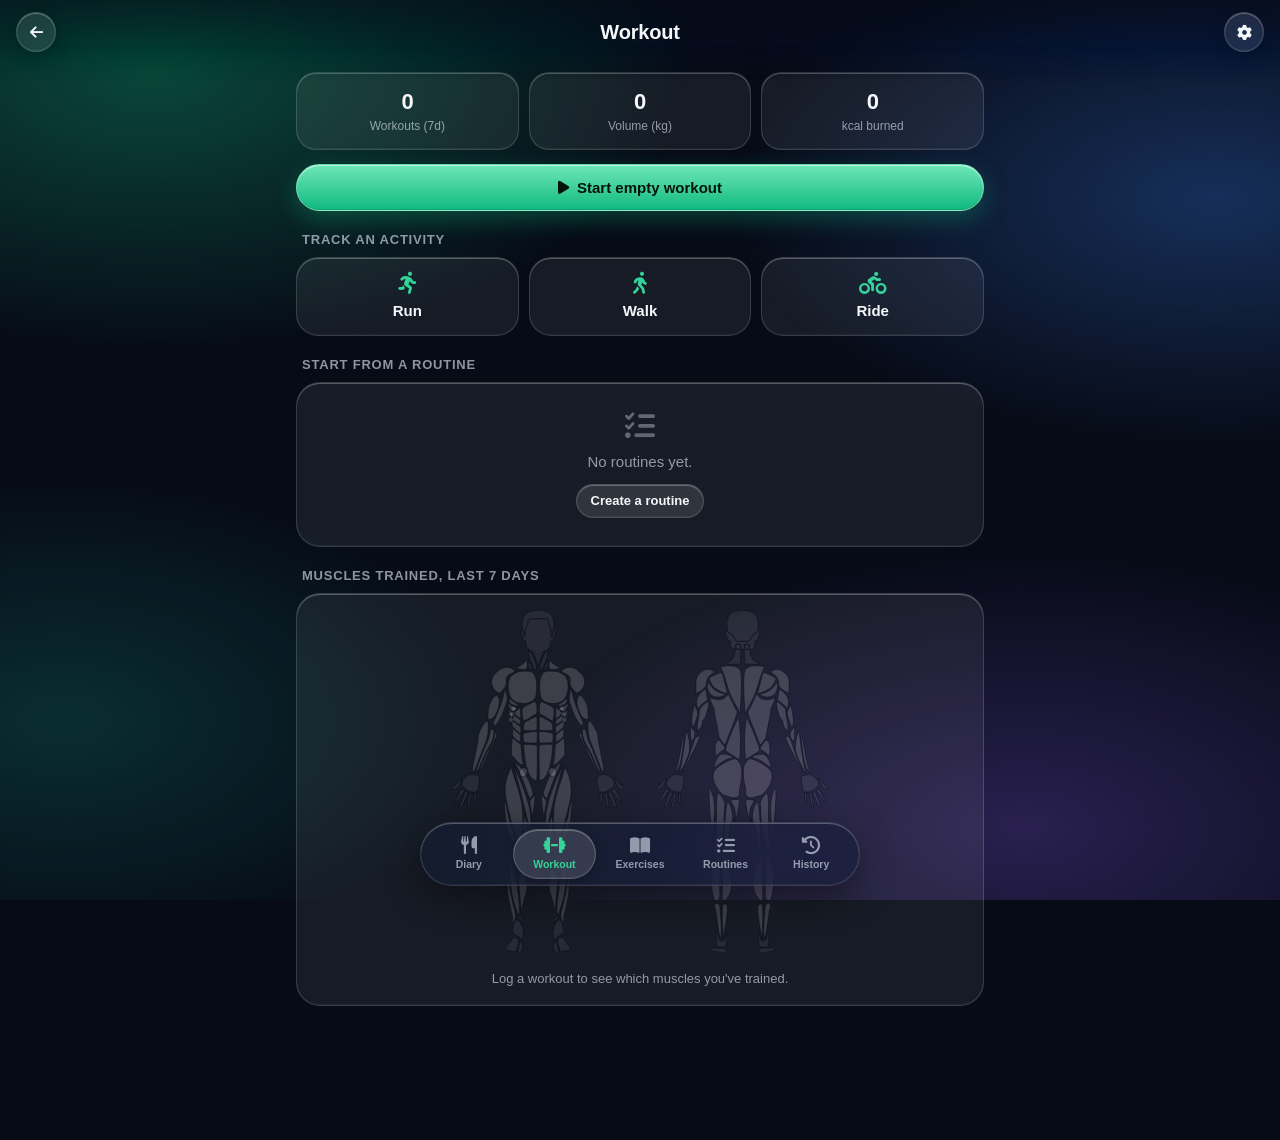
<file: gym/index.html>
<!DOCTYPE html>
<html lang="en">
<head>
    <meta charset="UTF-8">
    <meta name="viewport" content="width=device-width, initial-scale=1.0, viewport-fit=cover">
    <meta name="theme-color" content="#070b16">
    <meta name="apple-mobile-web-app-capable" content="yes">
    <meta name="apple-mobile-web-app-status-bar-style" content="black-translucent">
    <title>FitTrack Gym</title>
    <link rel="stylesheet" href="https://cdnjs.cloudflare.com/ajax/libs/font-awesome/6.4.0/css/all.min.css">
    <link rel="stylesheet" href="styles.css">
</head>
<body>
    <header class="header">
        <a class="header-btn" href="../index.html" title="Back to FitTrack Pro"><i class="fas fa-arrow-left"></i></a>
        <h1 id="title">Workout</h1>
        <button class="header-btn" data-action="settings" title="Settings" aria-label="Settings"><i class="fas fa-gear"></i></button>
    </header>

    <main id="view" class="view"></main>

    <div id="restBar" class="rest-bar" hidden>
        <div class="rest-label">Rest</div>
        <div class="rest-time" id="restTime">1:30</div>
        <button data-action="rest-adjust" data-delta="-15">−15</button>
        <button data-action="rest-adjust" data-delta="15">+15</button>
        <button data-action="rest-skip" class="ghost">Skip</button>
    </div>

    <nav class="bottom-nav">
        <a href="../index.html" class="nav-item"><i class="fas fa-utensils"></i><span>Diary</span></a>
        <button class="nav-item" data-tab="workout"><i class="fas fa-dumbbell"></i><span>Workout</span></button>
        <button class="nav-item" data-tab="library"><i class="fas fa-book-open"></i><span>Exercises</span></button>
        <button class="nav-item" data-tab="routines"><i class="fas fa-list-check"></i><span>Routines</span></button>
        <button class="nav-item" data-tab="history"><i class="fas fa-clock-rotate-left"></i><span>History</span></button>
    </nav>

    <div id="sheet" class="sheet" hidden>
        <div class="sheet-panel" role="dialog" aria-modal="true">
            <div class="sheet-head">
                <h2 id="sheetTitle"></h2>
                <button class="header-btn" data-action="close-sheet" aria-label="Close"><i class="fas fa-xmark"></i></button>
            </div>
            <div id="sheetBody" class="sheet-body"></div>
        </div>
    </div>

    <div id="dialog" class="sheet dialog" hidden>
        <div class="dialog-panel" role="alertdialog" aria-modal="true" aria-labelledby="dialogMsg">
            <p id="dialogMsg"></p>
            <div class="btn-row"><button class="btn" id="dialogNo">Cancel</button><button class="btn primary" id="dialogYes">OK</button></div>
        </div>
    </div>

    <div id="toast" class="toast" hidden></div>

    <script src="data/exercises.js"></script>
    <script src="data/body-paths.js"></script>
    <script src="app.js"></script>
</body>
</html>
</file>
<file: gym/styles.css>
/* FitTrack Gym — "liquid glass" look: translucent layers with blurred, saturated
   backdrops and bright edge highlights, floating over a soft coloured ambient field. */
* { margin: 0; padding: 0; box-sizing: border-box; -webkit-tap-highlight-color: transparent; }

:root {
    color-scheme: dark;
    --primary: #34d399;
    --primary-dark: #059669;
    --secondary: #60a5fa;
    --accent: #fbbf24;
    --danger: #f87171;
    --bg: #070b16;
    --text: #f5f7fb;
    --text-muted: rgba(226, 232, 245, 0.62);

    /* Glass materials */
    --card: rgba(255, 255, 255, 0.065);          /* thin glass: cards, tiles */
    --card-2: rgba(255, 255, 255, 0.11);         /* raised glass: controls on cards */
    --border: rgba(255, 255, 255, 0.14);
    --glass-thick: rgba(22, 30, 50, 0.62);       /* bars, sheets: blurred */
    --glass-blur: blur(28px) saturate(180%);
    --edge: inset 0 1px 0 rgba(255, 255, 255, 0.28), inset 0 -1px 0 rgba(255, 255, 255, 0.05);
    --float: 0 10px 36px rgba(0, 0, 0, 0.42);
    --field: rgba(0, 0, 0, 0.28);

    --body-base: rgba(255, 255, 255, 0.16);
    --body-inert: rgba(255, 255, 255, 0.07);
    --body-stroke: rgba(7, 11, 22, 0.85);
    --r-card: 24px;
    --ease: cubic-bezier(.2, .8, .2, 1);
}

html { background: var(--bg); }
body {
    font-family: -apple-system, BlinkMacSystemFont, 'SF Pro Text', 'Segoe UI', Roboto, sans-serif;
    background: var(--bg);
    color: var(--text);
    min-height: 100vh;
    padding-bottom: calc(104px + env(safe-area-inset-bottom));
    font-size: 15px;
    line-height: 1.4;
    -webkit-font-smoothing: antialiased;
    isolation: isolate; /* keeps the ambient layer above the page background */
}
/* Ambient colour field: gives the glass something to tint and blur. */
body::after {
    content: ''; position: fixed; inset: 0; z-index: -1; pointer-events: none;
    background:
        radial-gradient(60% 45% at 12% 8%, rgba(16, 185, 129, 0.34), transparent 70%),
        radial-gradient(55% 40% at 95% 22%, rgba(59, 130, 246, 0.30), transparent 70%),
        radial-gradient(60% 45% at 80% 92%, rgba(139, 92, 246, 0.26), transparent 70%),
        radial-gradient(50% 40% at 5% 80%, rgba(20, 184, 166, 0.20), transparent 70%);
}
button, input, select { font: inherit; color: inherit; }
button { cursor: pointer; border: none; background: none; }
button, .btn, .nav-item, .ex-item, .list-card { transition: transform .25s var(--ease), background-color .2s, border-color .2s, color .2s; }
button:active, .btn:active, .ex-item:active, .list-card:active { transform: scale(.97); }

/* Header: no bar, just floating glass buttons over a soft blur that fades out. */
.header {
    position: sticky; top: 0; z-index: 20;
    display: flex; align-items: center; justify-content: space-between; gap: 12px;
    padding: calc(12px + env(safe-area-inset-top)) 16px 12px;
}
.header::before {
    content: ''; position: absolute; inset: 0 0 -18px; z-index: -1; pointer-events: none;
    -webkit-backdrop-filter: blur(18px) saturate(160%); backdrop-filter: blur(18px) saturate(160%);
    background: linear-gradient(rgba(7, 11, 22, 0.55), rgba(7, 11, 22, 0));
    -webkit-mask-image: linear-gradient(#000 55%, transparent); mask-image: linear-gradient(#000 55%, transparent);
}
.header h1 { font-size: 20px; font-weight: 700; letter-spacing: -.01em; flex: 1; text-align: center; }
.header-btn {
    width: 40px; height: 40px; border-radius: 50%; flex: none;
    display: inline-flex; align-items: center; justify-content: center;
    color: inherit; text-decoration: none;
    background: var(--card-2); border: 1px solid var(--border); box-shadow: var(--edge), 0 4px 16px rgba(0, 0, 0, .25);
    -webkit-backdrop-filter: var(--glass-blur); backdrop-filter: var(--glass-blur);
}

.view { max-width: 720px; margin: 0 auto; padding: 8px 16px 16px; }

/* Cards & common */
.card {
    background: var(--card); border: 1px solid var(--border); border-radius: var(--r-card);
    padding: 16px; margin-bottom: 14px; box-shadow: var(--edge);
}
.card h3 { font-size: 16px; margin-bottom: 10px; }
.section-title { font-size: 13px; text-transform: uppercase; letter-spacing: .06em; color: var(--text-muted); margin: 20px 6px 8px; font-weight: 600; }
.muted { color: var(--text-muted); }
.small { font-size: 13px; }
.row { display: flex; align-items: center; gap: 10px; }
.row.between { justify-content: space-between; }
.grow { flex: 1; min-width: 0; }
.empty { text-align: center; color: var(--text-muted); padding: 28px 12px; }
.empty i { font-size: 30px; margin-bottom: 10px; display: block; opacity: .6; }

.btn {
    display: inline-flex; align-items: center; justify-content: center; gap: 8px;
    padding: 12px 18px; border-radius: 999px; font-weight: 600;
    background: var(--card-2); color: var(--text);
    border: 1px solid var(--border); box-shadow: var(--edge);
}
.btn.primary {
    color: #04130d; border-color: rgba(167, 243, 208, 0.55);
    background: linear-gradient(180deg, #6ee7b7, #10b981);
    box-shadow: inset 0 1px 0 rgba(255, 255, 255, .55), inset 0 -1px 0 rgba(0, 0, 0, .12), 0 8px 24px rgba(16, 185, 129, .32);
}
.btn.danger { background: rgba(248, 113, 113, .10); color: var(--danger); border-color: rgba(248, 113, 113, .38); }
.btn.danger-solid { color: #fff; border-color: rgba(254, 202, 202, .5); background: linear-gradient(180deg, #f87171, #dc2626); box-shadow: inset 0 1px 0 rgba(255, 255, 255, .4), 0 8px 24px rgba(220, 38, 38, .3); }
.btn.block { width: 100%; }
.btn.sm { padding: 7px 14px; font-size: 13px; }
.btn:disabled { opacity: .5; cursor: default; }
.btn-row { display: flex; gap: 10px; margin-top: 12px; }
.btn-row .btn { flex: 1; }

.stats { display: grid; grid-template-columns: repeat(3, 1fr); gap: 10px; margin-bottom: 14px; }
.stat { background: var(--card); border: 1px solid var(--border); border-radius: 20px; padding: 14px 8px; text-align: center; box-shadow: var(--edge); }
.stat .v { font-size: 22px; font-weight: 700; letter-spacing: -.02em; font-variant-numeric: tabular-nums; }
.stat .l { font-size: 12px; color: var(--text-muted); }

.chip {
    display: inline-flex; align-items: center; gap: 6px;
    padding: 6px 12px; border-radius: 999px; font-size: 13px; white-space: nowrap;
    background: var(--card); border: 1px solid var(--border); color: var(--text-muted);
}
.chip.on { background: rgba(52, 211, 153, .22); border-color: rgba(52, 211, 153, .5); color: #fff; }
.chips { display: flex; gap: 8px; overflow-x: auto; padding-bottom: 4px; scrollbar-width: none; }
.chips::-webkit-scrollbar { display: none; }
.tag { display: inline-block; padding: 3px 10px; border-radius: 999px; font-size: 12px; background: var(--card-2); border: 1px solid var(--border); color: var(--text-muted); margin: 2px 4px 2px 0; text-transform: capitalize; }
.tag.target { background: rgba(52, 211, 153, .18); border-color: rgba(52, 211, 153, .4); color: #a7f3d0; }

input[type=text], input[type=number], input[type=search], select {
    width: 100%; padding: 11px 14px; border-radius: 16px;
    background: var(--field); border: 1px solid var(--border); outline: none;
    box-shadow: inset 0 1px 2px rgba(0, 0, 0, .35);
}
input:focus, select:focus { border-color: rgba(52, 211, 153, .7); box-shadow: inset 0 1px 2px rgba(0, 0, 0, .35), 0 0 0 3px rgba(52, 211, 153, .18); }
.field { margin-bottom: 14px; }
.field label { display: block; font-size: 13px; color: var(--text-muted); margin-bottom: 6px; }

/* Body map */
.body-map { display: flex; justify-content: center; gap: 4px; }
.body-map svg { width: 50%; max-width: 200px; height: auto; }
.body-map.compact svg { max-width: 130px; }
.body-map path { fill: var(--body-base); stroke: var(--body-stroke); stroke-width: 2; transition: fill .15s; }
.body-map path.inert { fill: var(--body-inert); }
.body-map.clickable path:not(.inert) { cursor: pointer; }
.body-map.clickable path:not(.inert):hover { fill: rgba(255, 255, 255, .3); }
.body-map path.sel { fill: var(--secondary) !important; }
.legend { display: flex; flex-wrap: wrap; justify-content: center; gap: 6px 14px; font-size: 12px; color: var(--text-muted); margin-top: 8px; }
.legend span { white-space: nowrap; }
.legend span::before { content: ''; display: inline-block; width: 10px; height: 10px; border-radius: 50%; margin-right: 5px; vertical-align: -1px; background: var(--c); }

/* Exercise list */
.ex-list { list-style: none; }
.ex-item {
    display: flex; align-items: center; gap: 12px; padding: 12px;
    background: var(--card); border: 1px solid var(--border); border-radius: 20px; margin-bottom: 8px; cursor: pointer;
    box-shadow: var(--edge);
}
.ex-item:hover, .list-card:hover { background: rgba(255, 255, 255, .09); border-color: rgba(255, 255, 255, .24); }
.ex-icon { width: 42px; height: 42px; border-radius: 50%; flex: none; display: flex; align-items: center; justify-content: center; background: rgba(52, 211, 153, .14); border: 1px solid rgba(52, 211, 153, .28); color: var(--primary); }
.ex-name { font-weight: 600; text-transform: capitalize; white-space: nowrap; overflow: hidden; text-overflow: ellipsis; }
.ex-meta { font-size: 13px; color: var(--text-muted); text-transform: capitalize; white-space: nowrap; overflow: hidden; text-overflow: ellipsis; }
.ex-add { width: 36px; height: 36px; border-radius: 50%; flex: none; color: #04130d; background: linear-gradient(180deg, #6ee7b7, #10b981); box-shadow: inset 0 1px 0 rgba(255, 255, 255, .55), 0 4px 14px rgba(16, 185, 129, .3); }
.cap { text-transform: capitalize; }

.search-bar { position: relative; margin-bottom: 10px; }
.search-bar i { position: absolute; left: 14px; top: 50%; transform: translateY(-50%); color: var(--text-muted); }
.search-bar input { padding-left: 40px; border-radius: 999px; }
.filters { display: grid; grid-template-columns: 1fr 1fr; gap: 8px; margin-bottom: 10px; }
.filters select { border-radius: 999px; }

/* Active workout */
.wk-head { display: flex; align-items: center; justify-content: space-between; margin-bottom: 14px; gap: 10px; }
.wk-head input { font-size: 20px; font-weight: 700; letter-spacing: -.01em; background: transparent; border-color: transparent; box-shadow: none; padding: 6px 0; border-radius: 0; }
.wk-head input:focus { border-color: transparent; border-bottom: 1px solid var(--primary); box-shadow: none; }
.timer { font-variant-numeric: tabular-nums; color: var(--primary); font-weight: 700; padding: 6px 14px; border-radius: 999px; background: rgba(52, 211, 153, .12); border: 1px solid rgba(52, 211, 153, .3); box-shadow: var(--edge); }
.wk-ex { padding: 14px 12px; }
.wk-ex-title { display: flex; align-items: center; gap: 8px; margin-bottom: 8px; }
.wk-ex-title .ex-name { color: var(--primary); cursor: pointer; flex: 1; }
.icon-btn { width: 34px; height: 34px; border-radius: 50%; color: var(--text-muted); display: inline-flex; align-items: center; justify-content: center; }
.icon-btn:hover { background: var(--card-2); color: var(--text); }
.sets { width: 100%; border-collapse: collapse; font-size: 14px; }
.sets th { font-size: 11px; text-transform: uppercase; color: var(--text-muted); font-weight: 600; padding: 4px 2px; text-align: center; }
.sets td { padding: 3px 2px; text-align: center; }
.sets td.prev { color: var(--text-muted); font-size: 13px; white-space: nowrap; }
.sets input { text-align: center; padding: 8px 4px; border-radius: 12px; }
.sets tr.done td { background: rgba(52, 211, 153, .13); }
.sets tr.done td:first-child { border-radius: 14px 0 0 14px; }
.sets tr.done td:last-child { border-radius: 0 14px 14px 0; }
.check { width: 36px; height: 36px; border-radius: 50%; background: var(--card-2); border: 1px solid var(--border); color: var(--text-muted); box-shadow: var(--edge); }
.sets tr.done .check { color: #04130d; border-color: rgba(167, 243, 208, .55); background: linear-gradient(180deg, #6ee7b7, #10b981); box-shadow: inset 0 1px 0 rgba(255, 255, 255, .55), 0 4px 14px rgba(16, 185, 129, .3); }
.set-no { color: var(--text-muted); font-weight: 600; width: 28px; }

/* Routines / history */
.list-card { cursor: pointer; }
.list-card .title { font-weight: 700; }
.routine-ex { display: grid; grid-template-columns: 1fr 64px 64px 34px; gap: 8px; align-items: center; padding: 8px 0; border-bottom: 1px solid var(--border); }
.routine-ex:last-child { border-bottom: none; }
.routine-ex input { padding: 8px; text-align: center; border-radius: 12px; }

.instructions { padding-left: 20px; }
.instructions li { margin-bottom: 8px; }

/* Live tracking */
.activity-row { display: grid; grid-template-columns: repeat(3, 1fr); gap: 10px; }
.activity-btn {
    display: flex; flex-direction: column; align-items: center; gap: 6px; padding: 14px 8px; border-radius: 22px; font-weight: 600;
    background: var(--card); border: 1px solid var(--border); box-shadow: var(--edge);
}
.activity-btn i { font-size: 22px; color: var(--primary); }
.activity-btn:hover { background: rgba(255, 255, 255, .1); }
.cardio-title { font-size: 20px; font-weight: 700; letter-spacing: -.01em; display: flex; align-items: center; gap: 8px; }
.cardio-title i { color: var(--primary); }
.stats.two { grid-template-columns: 1fr 1fr; }
.hr-stat { cursor: pointer; }
.hr-stat .v i { color: var(--danger); font-size: .8em; }
.hr-chip { display: inline-flex; align-items: center; gap: 6px; padding: 6px 12px; border-radius: 999px; font-weight: 700; font-variant-numeric: tabular-nums; background: rgba(248, 113, 113, .12); border: 1px solid rgba(248, 113, 113, .32); box-shadow: var(--edge); }
.hr-chip i { color: var(--danger); }
.map-card { position: relative; padding: 0; overflow: hidden; }
.map { height: 240px; border-radius: var(--r-card); overflow: hidden; background: rgba(0, 0, 0, .22); }
.map .leaflet-tile { filter: invert(1) hue-rotate(180deg) brightness(.92) contrast(.9) saturate(.55); }
.map.leaflet-container { background: #0d1322; font: inherit; }
.map.leaflet-container .leaflet-control-attribution { background: rgba(7, 11, 22, .6); color: var(--text-muted); font-size: 10px; border-radius: 8px 0 0 0; }
.map.leaflet-container .leaflet-control-attribution a { color: var(--text-muted); }
.map-empty { height: 100%; display: flex; flex-direction: column; align-items: center; justify-content: center; gap: 8px; color: var(--text-muted); font-size: 13px; }
.map-empty i { font-size: 26px; opacity: .6; }
.route-svg { width: 100%; height: 100%; display: block; background:
    linear-gradient(rgba(255, 255, 255, .04) 1px, transparent 1px) 0 0 / 100% 40px,
    linear-gradient(90deg, rgba(255, 255, 255, .04) 1px, transparent 1px) 0 0 / 40px 100%; }
.route-line { fill: none; stroke: var(--primary); stroke-width: 3.5; stroke-linecap: round; stroke-linejoin: round; }
.route-glow { fill: none; stroke: rgba(52, 211, 153, .28); stroke-width: 10; stroke-linecap: round; stroke-linejoin: round; }
.route-start { fill: #fff; stroke: var(--primary); stroke-width: 3; }
.route-end { fill: var(--primary); stroke: #fff; stroke-width: 2; }
.route-now { fill: var(--secondary); stroke: #fff; stroke-width: 2.5; }
.gps-pill {
    position: absolute; left: 10px; top: 10px; z-index: 500; padding: 5px 12px; border-radius: 999px; font-size: 12px; font-weight: 600;
    background: var(--glass-thick); border: 1px solid var(--border); box-shadow: var(--edge);
    -webkit-backdrop-filter: var(--glass-blur); backdrop-filter: var(--glass-blur); max-width: calc(100% - 20px);
}
.gps-pill::before { content: ''; display: inline-block; width: 8px; height: 8px; border-radius: 50%; margin-right: 6px; background: var(--text-muted); }
.gps-pill[data-s=ok]::before { background: var(--primary); }
.gps-pill[data-s=warn]::before { background: var(--accent); }
.gps-pill[data-s=bad]::before { background: var(--danger); }
.split { display: grid; grid-template-columns: 52px 1fr 52px; align-items: center; gap: 10px; padding: 6px 0; font-size: 14px; font-variant-numeric: tabular-nums; }
.split b { text-align: right; }
.split-bar { height: 8px; border-radius: 999px; background: rgba(255, 255, 255, .08); overflow: hidden; }
.split-bar div { height: 100%; border-radius: 999px; background: linear-gradient(90deg, #10b981, #6ee7b7); }

/* Floating glass bars */
.bottom-nav, .rest-bar, .toast {
    -webkit-backdrop-filter: var(--glass-blur); backdrop-filter: var(--glass-blur);
    border: 1px solid var(--border); box-shadow: var(--edge), var(--float);
}
.bottom-nav {
    position: fixed; z-index: 20; left: 50%; transform: translateX(-50%);
    bottom: calc(14px + env(safe-area-inset-bottom));
    width: min(440px, calc(100% - 28px));
    display: flex; justify-content: space-between; gap: 2px;
    padding: 6px; border-radius: 999px; background: var(--glass-thick);
}
.nav-item {
    flex: 1; display: flex; flex-direction: column; align-items: center; gap: 2px;
    color: var(--text-muted); text-decoration: none; font-size: 10.5px; font-weight: 600;
    padding: 7px 4px 6px; border-radius: 999px; border: 1px solid transparent;
}
.nav-item i { font-size: 18px; }
.nav-item.active {
    color: var(--primary); background: rgba(255, 255, 255, .13); border-color: rgba(255, 255, 255, .18);
    box-shadow: var(--edge), 0 2px 10px rgba(0, 0, 0, .25);
}
.nav-item:active { transform: scale(.94); }

.rest-bar {
    position: fixed; left: 50%; transform: translateX(-50%);
    bottom: calc(88px + env(safe-area-inset-bottom)); z-index: 25;
    display: flex; align-items: center; gap: 8px;
    width: min(440px, calc(100% - 28px)); padding: 8px 8px 8px 18px; border-radius: 999px;
    background: rgba(37, 99, 235, 0.55); color: #fff;
}
.rest-bar[hidden] { display: none; }
body.resting .view { padding-bottom: 84px; }
.rest-label { font-size: 13px; opacity: .85; }
.rest-time { font-size: 20px; font-weight: 700; font-variant-numeric: tabular-nums; flex: 1; }
.rest-bar button { padding: 7px 12px; border-radius: 999px; background: rgba(255, 255, 255, .2); border: 1px solid rgba(255, 255, 255, .25); font-weight: 600; }

/* Sheet */
.sheet { position: fixed; inset: 0; z-index: 40; background: rgba(3, 6, 14, .45); display: flex; align-items: flex-end; justify-content: center; -webkit-backdrop-filter: blur(6px); backdrop-filter: blur(6px); }
.sheet[hidden] { display: none; }
.sheet-panel {
    width: 100%; max-width: 720px; max-height: 92vh; display: flex; flex-direction: column;
    background: var(--glass-thick); border-radius: 34px 34px 0 0; border: 1px solid var(--border);
    -webkit-backdrop-filter: blur(40px) saturate(180%); backdrop-filter: blur(40px) saturate(180%);
    box-shadow: var(--edge), 0 -10px 50px rgba(0, 0, 0, .45);
    animation: sheet-in .38s var(--ease);
}
.sheet-panel::before { content: ''; width: 38px; height: 5px; border-radius: 999px; background: rgba(255, 255, 255, .28); margin: 8px auto 0; flex: none; }
@keyframes sheet-in { from { transform: translateY(40px); opacity: 0; } }
.sheet-head { display: flex; align-items: center; justify-content: space-between; gap: 12px; padding: 10px 16px 14px; border-bottom: 1px solid var(--border); }
.sheet-head h2 { font-size: 19px; letter-spacing: -.01em; text-transform: capitalize; }
.sheet-body { overflow-y: auto; padding: 16px; padding-bottom: calc(24px + env(safe-area-inset-bottom)); }
@media (min-width: 760px) {
    .sheet { align-items: center; }
    .sheet-panel { border-radius: 34px; }
}

/* Confirmation dialog */
.sheet.dialog { z-index: 70; align-items: center; padding: 16px; }
.dialog-panel {
    width: 100%; max-width: 340px; text-align: center;
    background: var(--glass-thick); border: 1px solid var(--border); border-radius: 30px; padding: 22px 18px 18px;
    -webkit-backdrop-filter: blur(40px) saturate(180%); backdrop-filter: blur(40px) saturate(180%);
    box-shadow: var(--edge), var(--float); animation: pop-in .3s var(--ease);
}
@keyframes pop-in { from { transform: scale(.92); opacity: 0; } }
.dialog-panel p { font-size: 15px; }

.toast {
    position: fixed; left: 50%; top: calc(70px + env(safe-area-inset-top)); transform: translateX(-50%); z-index: 60;
    background: var(--glass-thick); padding: 10px 18px; border-radius: 999px;
    font-size: 14px; max-width: calc(100% - 32px); text-align: center; animation: pop-in .3s var(--ease);
}
.toast[hidden] { display: none; }

.seg { display: flex; background: var(--field); border-radius: 999px; padding: 4px; border: 1px solid var(--border); box-shadow: inset 0 1px 2px rgba(0, 0, 0, .35); }
.seg button { flex: 1; padding: 8px; border-radius: 999px; color: var(--text-muted); font-weight: 600; border: 1px solid transparent; }
.seg button.on { background: rgba(255, 255, 255, .16); border-color: rgba(255, 255, 255, .2); color: #fff; box-shadow: var(--edge), 0 2px 8px rgba(0, 0, 0, .25); }

.hist-ex { padding: 8px 0; border-bottom: 1px solid var(--border); }
.hist-ex:last-child { border-bottom: none; }
.pick-banner {
    position: sticky; top: calc(68px + env(safe-area-inset-top)); z-index: 5;
    display: flex; align-items: center; justify-content: space-between; gap: 10px;
    background: rgba(37, 99, 235, 0.55); color: #fff; padding: 8px 8px 8px 18px; border-radius: 999px; margin-bottom: 10px;
    border: 1px solid rgba(255, 255, 255, .22); box-shadow: var(--edge), var(--float);
    -webkit-backdrop-filter: var(--glass-blur); backdrop-filter: var(--glass-blur);
}
.pick-banner .btn { background: rgba(255, 255, 255, .22); color: #fff; }

details.card summary::-webkit-details-marker { display: none; }
.btn:focus-visible, .nav-item:focus-visible, .chip:focus-visible, .check:focus-visible, .header-btn:focus-visible { outline: 2px solid var(--secondary); outline-offset: 2px; }

/* People who ask for less transparency or motion get solid surfaces and no animation. */
@media (prefers-reduced-transparency: reduce) {
    :root { --glass-thick: #151c2e; --card: #151c2e; --card-2: #1f2940; }
    .header::before { background: var(--bg); -webkit-mask-image: none; mask-image: none; }
}
@media (prefers-reduced-motion: reduce) {
    *, *::before, *::after { animation: none !important; transition: none !important; }
}
</file>
